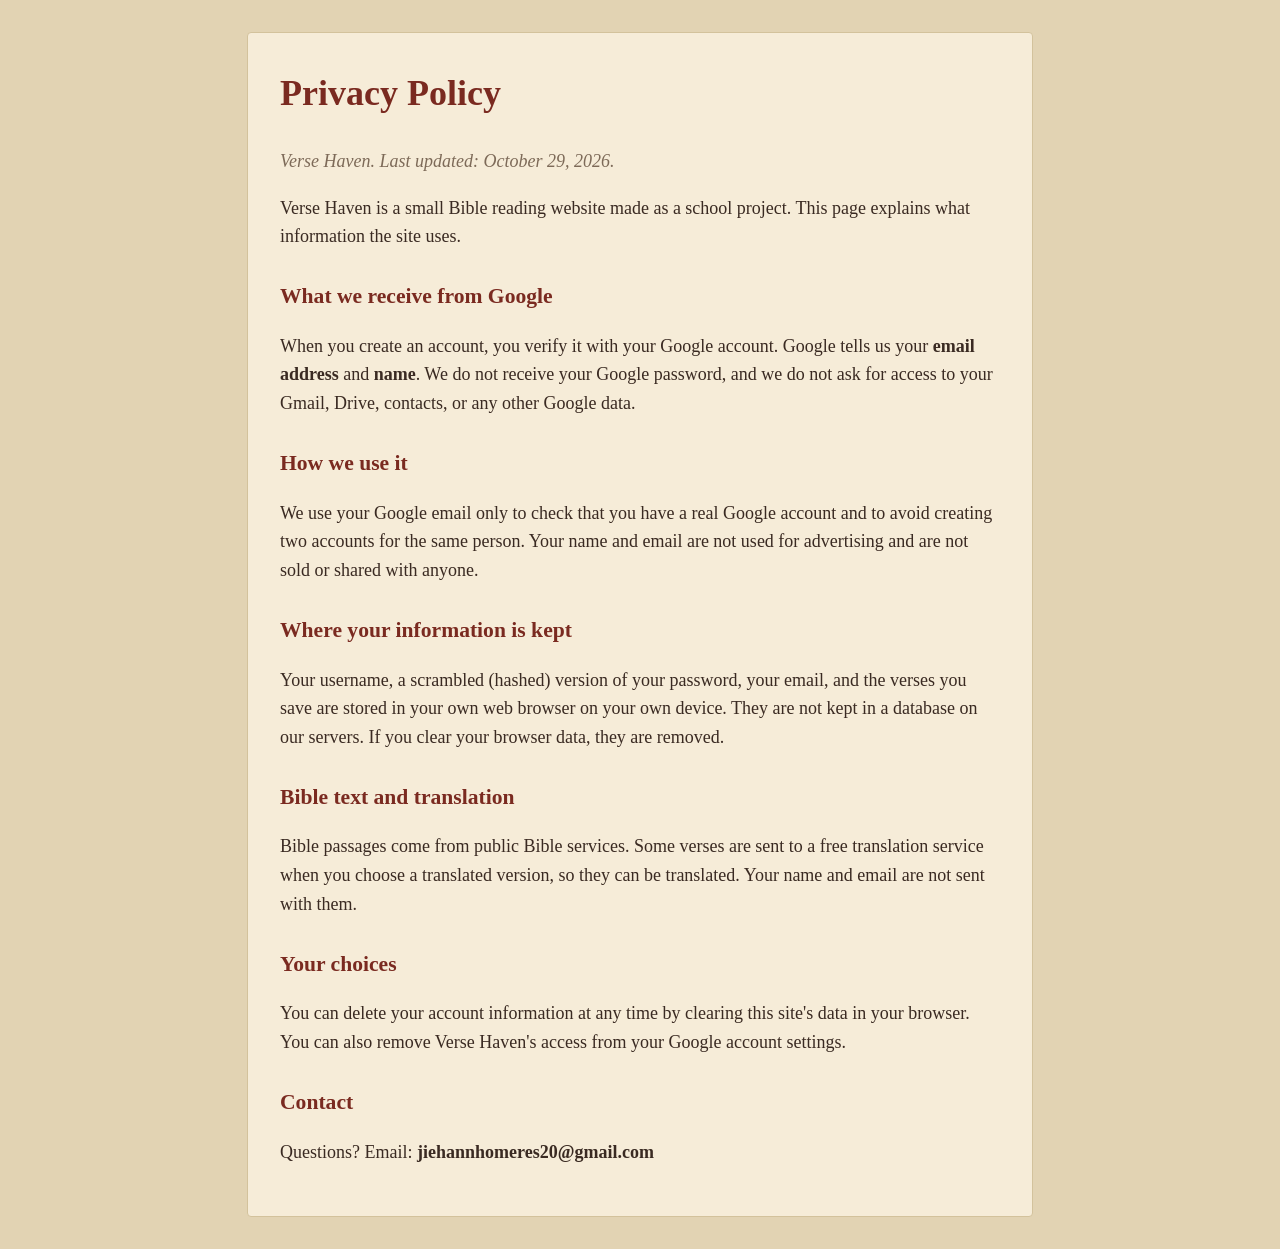
<file: privacy.html>
<!DOCTYPE html>
<html lang="en">
<head>
<meta charset="utf-8">
<meta name="viewport" content="width=device-width, initial-scale=1">
<title>Privacy Policy - Verse Haven</title>
<style>
  body{margin:0;background:#e2d3b3;color:#3a2a22;font-family:Georgia,"Times New Roman",serif;font-size:18px;line-height:1.6}
  main{max-width:720px;margin:32px auto;padding:32px;background:#f6ecd8;border:1px solid #d3c29c;border-radius:4px}
  h1{color:#7a2a20;margin-top:0}
  h2{color:#7a2a20;margin-top:28px;font-size:1.2em}
  a{color:#7a2b21}
  .date{color:#7d6a58;font-style:italic}
</style>
</head>
<body>
<main>
  <h1>Privacy Policy</h1>
  <p class="date">Verse Haven. Last updated: October 29, 2026.</p>

  <p>Verse Haven is a small Bible reading website made as a school project. This page explains what information the site uses.</p>

  <h2>What we receive from Google</h2>
  <p>When you create an account, you verify it with your Google account. Google tells us your <b>email address</b> and <b>name</b>. We do not receive your Google password, and we do not ask for access to your Gmail, Drive, contacts, or any other Google data.</p>

  <h2>How we use it</h2>
  <p>We use your Google email only to check that you have a real Google account and to avoid creating two accounts for the same person. Your name and email are not used for advertising and are not sold or shared with anyone.</p>

  <h2>Where your information is kept</h2>
  <p>Your username, a scrambled (hashed) version of your password, your email, and the verses you save are stored in your own web browser on your own device. They are not kept in a database on our servers. If you clear your browser data, they are removed.</p>

  <h2>Bible text and translation</h2>
  <p>Bible passages come from public Bible services. Some verses are sent to a free translation service when you choose a translated version, so they can be translated. Your name and email are not sent with them.</p>

  <h2>Your choices</h2>
  <p>You can delete your account information at any time by clearing this site's data in your browser. You can also remove Verse Haven's access from your Google account settings.</p>

  <h2>Contact</h2>
  <p>Questions? Email: <b>jiehannhomeres20@gmail.com</b></p>
</main>
</body>
</html>
</file>
